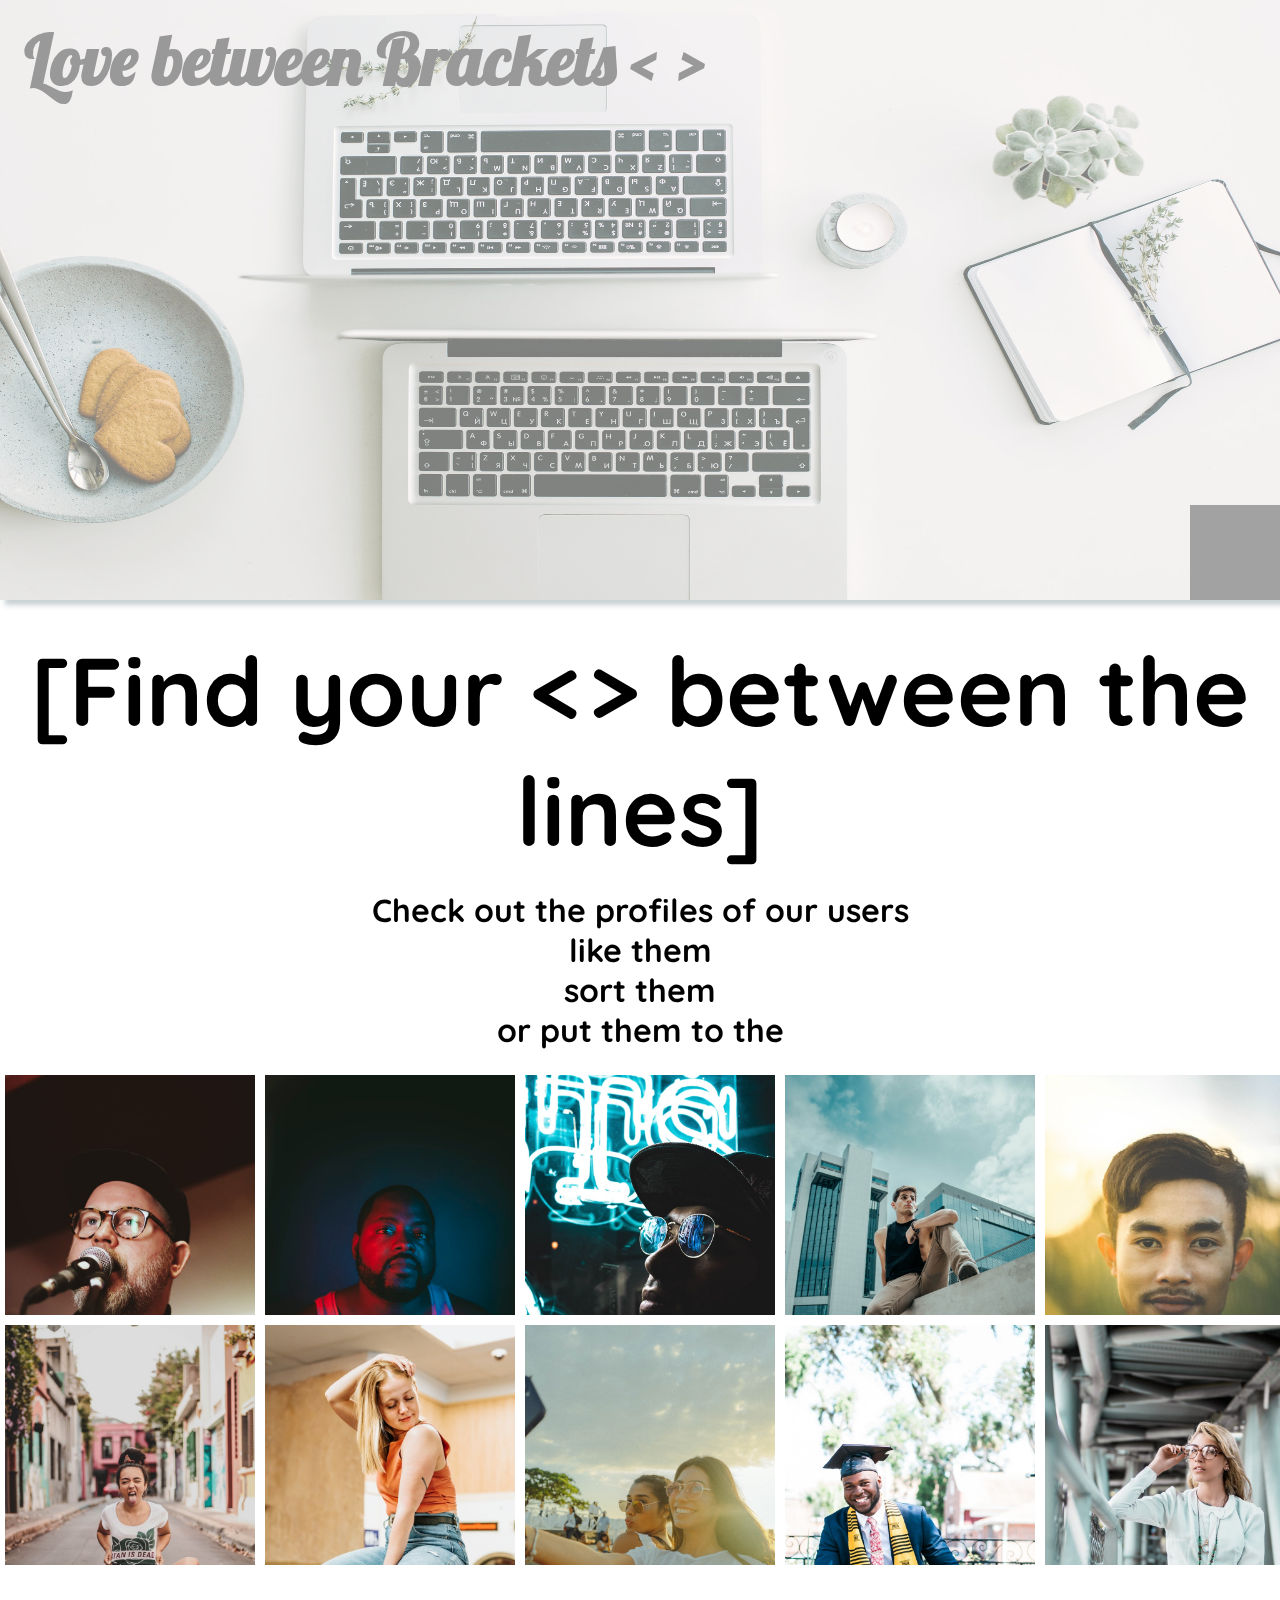
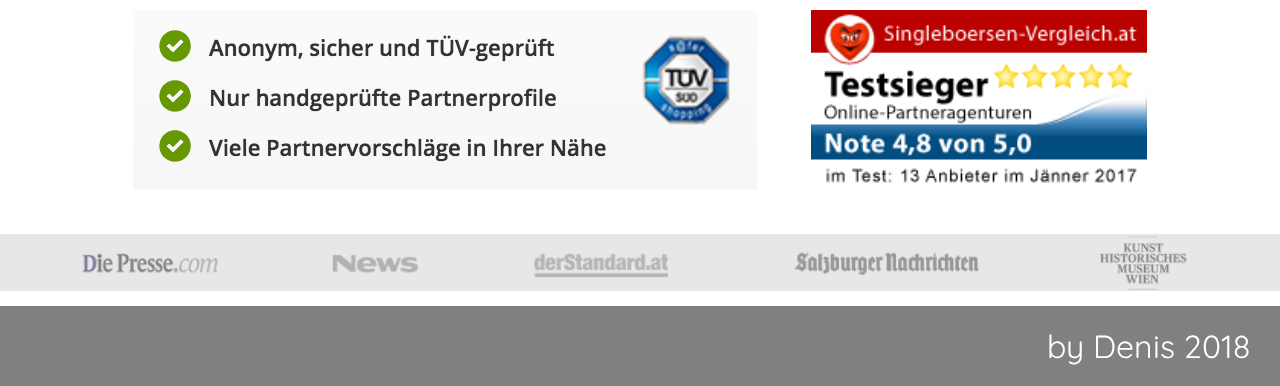
<file: index.html>
<!DOCTYPE html>
<html>

<head>
    <meta charset="utf-8">
    <meta http-equiv="X-UA-Compatible" content="IE=edge">
    <title>Love between Brackets</title>
    <script src="https://code.jquery.com/jquery-3.3.1.min.js" integrity="sha256-FgpCb/KJQlLNfOu91ta32o/NMZxltwRo8QtmkMRdAu8=" crossorigin="anonymous"></script>
    <link rel="stylesheet" href="https://use.fontawesome.com/releases/v5.0.12/css/all.css" integrity="sha384-G0fIWCsCzJIMAVNQPfjH08cyYaUtMwjJwqiRKxxE/rx96Uroj1BtIQ6MLJuheaO9" crossorigin="anonymous">
    <link href="https://fonts.googleapis.com/css?family=Quicksand" rel="stylesheet">
    <link href="https://fonts.googleapis.com/css?family=Lobster" rel="stylesheet">
    <link rel="stylesheet" href="css/style.css">
</head>

<body>
<!--     <div id="wrapper"> -->
<div id="header">
    <div id="headerBackground"></div>
    <div id="headerHeadline">Love between Brackets
        < <i id="headerHeart" class='far fa-heart'></i>></div>
    <div id="navBarLogo"><i class="fas fa-bars"></i></div>
    <ul id="navbar">
        <li><a href="index.html" title="home">Home</a></li>
        <li><a href="profile.html" title="profile">Profiles</a></li>
    </ul>
</div>
<div id="contentLanding">
    <div id="contentLandingHeader">
        <h1>[Find your <<i id="headerHeart" class='far fa-heart'></i>> between the lines]</h1>
    </div>
    <div id="contentLandingSubtitle">
        <h4>Check out the profiles of our users </h4>
        <h4>like them <i class='fas fa-thumbs-up'></i></h4>
        <h4>sort them <i class="fas fa-search"></i></h4>
        <h4>or put them to the <i class='fas fa-trash'></i></h4>
    </div>
<!--     Slide Show for Index page
 -->    <div class="indexSlide" id="contentIndexSlide">
        <section class="slide card">
            <div class="card--content" style='background-image: url(img/image0.jpeg)'></div>
            <div class="card--content" style='background-image: url(img/image1.jpeg)'></div>
            <div class="card--content" style='background-image: url(img/image2.jpeg)'></div>
            <div class="card--content" style='background-image: url(img/image3.jpeg)'></div>
            <div class="card--content" style='background-image: url(img/image4.jpeg)'></div>
            <div class="card--content" style='background-image: url(img/image5.jpeg)'></div>
            <div class="card--content" style='background-image: url(img/image6.jpeg)'></div>
            <div class="card--content" style='background-image: url(img/image7.jpeg)'></div>
            <div class="card--content" style='background-image: url(img/image8.jpeg)'></div>
            <div class="card--content" style='background-image: url(img/image9.jpeg)'></div>
        </section>
    </div>
    <div class="indexSlide" id="contentIndexSlide2">
        <section class="slide card">
            <div class="card--content" style='background-image: url(img/image10.jpeg)'></div>
            <div class="card--content" style='background-image: url(img/image11.jpeg)'></div>
            <div class="card--content" style='background-image: url(img/image12.jpeg)'></div>
            <div class="card--content" style='background-image: url(img/image13.jpeg)'></div>
            <div class="card--content" style='background-image: url(img/image6.jpeg)'></div>
            <div class="card--content" style='background-image: url(img/image0.jpeg)'></div>
            <div class="card--content" style='background-image: url(img/image1.jpeg)'></div>
            <div class="card--content" style='background-image: url(img/image2.jpeg)'></div>
            <div class="card--content" style='background-image: url(img/image3.jpeg)'></div>
            <div class="card--content" style='background-image: url(img/image4.jpeg)'></div>
        </section>
    </div>
    <div id="LandingPageImage">
        <div id="test">
            <img src="img/test1.png" class="testImgs" id="testImg1" alt="Testresult">
            <img src="img/test.png" class="testImgs" id="testImg2" alt="Testresult">
        </div>
        <img id="adlong" src="img/ad.png" alt="Advertisement">
    </div>
</div>
<button onclick="topFunction()" id="upLink" title="Go to top">up</button>
<footer>
    <ul>
        <li><a href="https://www.facebook.com/" title=""><i class="fab fa-facebook"></i></a></li>
        <li><a href="https://twitter.com/?lang=de" title=""><i class="fab fa-twitter-square"></i></a></li>
        <li><a href="https://www.instagram.com/?hl=de" title=""><i class="fab fa-instagram"></i></a></li>
    </ul>
    <p><i class="far fa-copyright"></i> by Denis 2018</p>
</footer>
<!--     </div> -->
<script src="js/data.js"></script>
<script src="js/index.js"></script></body>

</html>
</file>
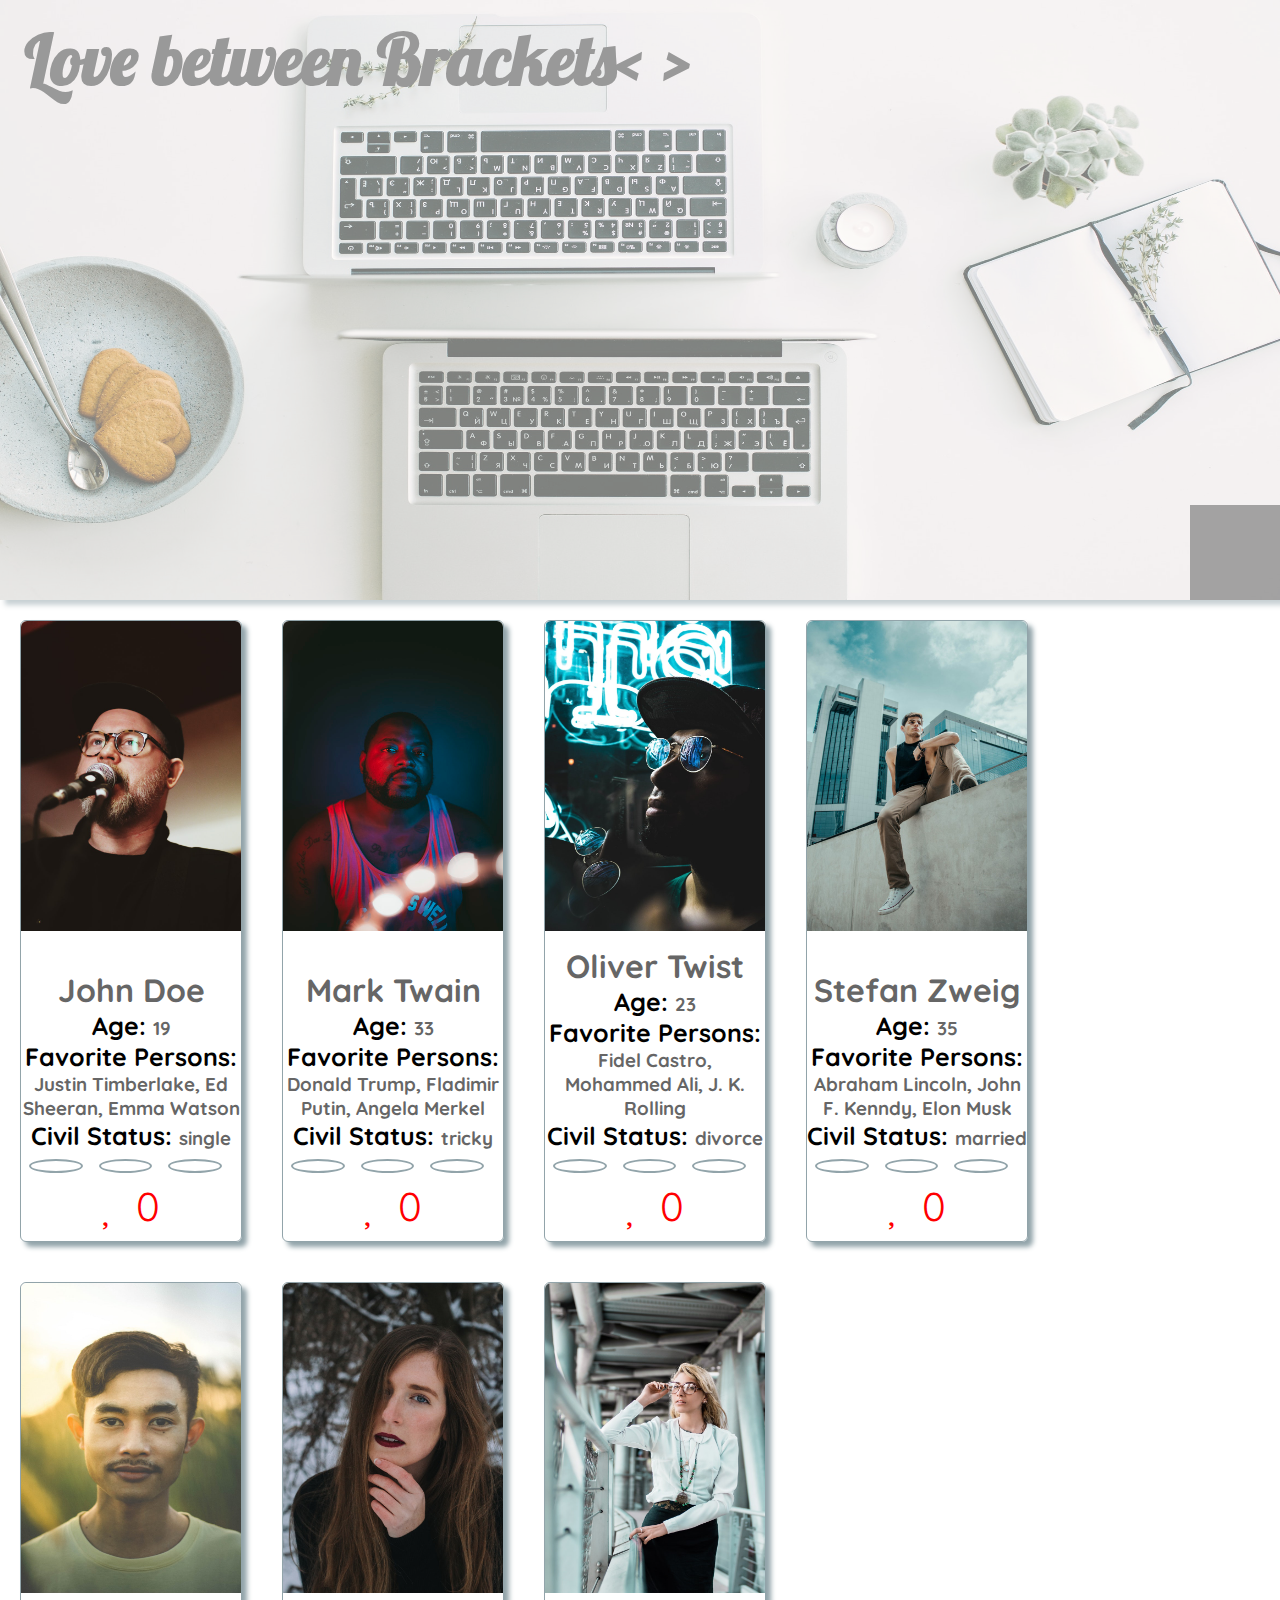
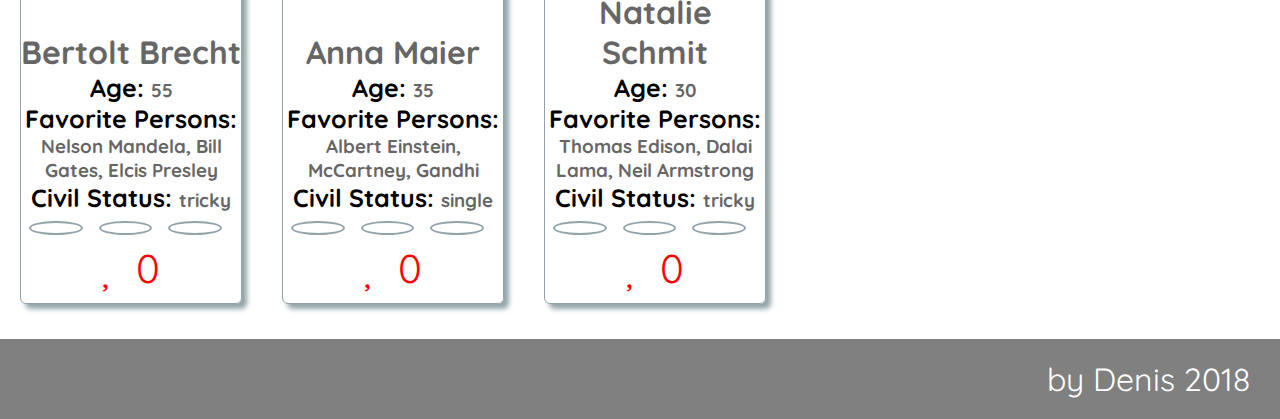
<file: profile.html>
<!DOCTYPE html>
<html>

<head>
    <meta charset="utf-8">
    <meta http-equiv="X-UA-Compatible" content="IE=edge">
    <title>Love between Brackets</title>
    <script src="https://code.jquery.com/jquery-3.3.1.min.js" integrity="sha256-FgpCb/KJQlLNfOu91ta32o/NMZxltwRo8QtmkMRdAu8=" crossorigin="anonymous"></script>
    <link rel="stylesheet" href="https://use.fontawesome.com/releases/v5.0.12/css/all.css" integrity="sha384-G0fIWCsCzJIMAVNQPfjH08cyYaUtMwjJwqiRKxxE/rx96Uroj1BtIQ6MLJuheaO9" crossorigin="anonymous">
    <link href="https://fonts.googleapis.com/css?family=Quicksand" rel="stylesheet">
    <link href="https://fonts.googleapis.com/css?family=Lobster" rel="stylesheet">
    <link rel="stylesheet" href="css/style.css">
</head>

<body>
    <div id="wrapper">
        <div id="header">
            <div id="headerBackground"></div>
            <div id="headerHeadline">Love between Brackets< <i id="headerHeart" class='far fa-heart'></i>></div>
            <div id="navBarLogo"><i class="fas fa-bars"></i></div>
            <ul id="navbar">
                <li><a href="index.html" title="home">Home</a></li>
                <li><a href="profile.html" title="profile">Profiles</a></li>
                <li id="sortBtn">
                    <p>Sort</p>
                </li>
            </ul>
        </div>
        <div id="content">
        </div>
        <div id="chatBox" >
            <div id="chatBoxContent"></div>
            <div id="formBox">
                <form>
                    <a href="mailto:brackets@love.at" title="">Contact me per E-Mail</a>
                    <br>
                    <p class="label">Enter your Name: </p>
                    <input type="text" name="" value="">
                    <p class="label">Tip your Message: </p>
                    <textarea name="" rows="3" cols="34"></textarea>
                </form>
            </div>
            <div id="btnChatBox">
                <button id="chatExitBtn" class="btn"><i class='fas fa-times'></i> Cancel</button>
                <button id="chatSubBtn" class="btn"><i class="far fa-check-circle"></i> Submit</button>
            </div>
        </div>
        <button onclick="topFunction()" id="upLink" title="Go to top">up</button>        
        <footer>
            <ul>
                <li><a href="https://www.facebook.com/" title=""><i class="fab fa-facebook"></i></a></li>
                <li><a href="https://twitter.com/?lang=de" title=""><i class="fab fa-twitter-square"></i></a></li>
                <li><a href="https://www.instagram.com/?hl=de" title=""><i class="fab fa-instagram"></i></a></li>
            </ul>
            <p><i class="far fa-copyright"></i> by Denis 2018</p>
        </footer>
        <script src="js/data.js"></script>
        <script src="js/main.js"></script>
        <script src="js/index.js"></script>
</body>

</html>
</file>
<file: css/style.css>
@charset "UTF-8";
@media screen and (max-width: 1025px) {
  #headerBackground {
    height: 300px !important; }

  #navBarLogo {
    top: 205px !important; }

  #headerHeadline {
    font-size: 50px !important; }

  #contentLandingHeader {
    font-size: 30px !important; }

  #contentLandingSubtitle {
    font-size: 20px !important; }

  #test {
    text-align: center !important; }

  #chatBox {
    top: 375px !important; }

  .element {
    margin: 0 auto !important;
    margin-top: 10px !important; }

  #chatSubBtn {
    left: 10% !important; } }
@media screen and (max-width: 770px) {
  #navbar a, #navbar p {
    font-size: 25px !important; }

  #testImg1 {
    width: 400px !important; }

  .testImgs {
    width: 300px !important; }

  #chatBox {
    width: 380px !important; }

  .btn {
    padding: 15px 22px !important; } }
@media screen and (max-width: 770px) {
  #navbar {
    height: auto !important; }

  #navbar li {
    float: none !important; }

  #chatBox {
    top: 483px !important; } }
@media screen and (max-width: 625px) {
  #chatBox {
    left: 12% !important; }

  #headerHeadline {
    font-size: 40px !important; } }
@media screen and (max-width: 500px) {
  #chatBox {
    left: 4% !important;
    width: 320px !important; }

  .btn {
    margin: 20px 10px !important; }

  footer {
    height: 35px !important;
    font-size: 1.4em !important;
    padding-top: 10px;
    margin-top: 10px; } }
.shadow, body #header #headerBackground, body #header #navbar, .element, #chatBox, footer {
  box-shadow: 5px 5px 5px #92A4AA; }

.tshadow {
  text-shadow: 2px 2px 4px #000000; }

.tshadowGrey {
  text-shadow: 2px 2px 4px #666; }

.icons, body #header a[title^='home']::before, body #header a[title^='pro']::before, body #header a[title^='sort']::before, body #header #navbar p::before, .likesDisplay::before {
  font-family: "Font Awesome 5 Free";
  padding-right: 20px; }

.bradius, .element, #chatBox {
  border-radius: 6px; }

* {
  padding: 0;
  margin: 0; }

body {
  font-family: "Quicksand", sans-serif; }
  body #header #navBarLogo {
    width: 90px;
    height: 95px;
    background-color: grey;
    opacity: 0.7;
    font-size: 80px;
    position: absolute;
    right: 0px;
    top: 505px;
    text-align: center; }
  body #header #headerBackground {
    background-image: url("../img/header.jpeg");
    background-repeat: no-repeat;
    background-size: 100% 100%;
    height: 600px;
    opacity: 0.5; }
  body #header #headerHeadline {
    position: absolute;
    top: 15px;
    left: 25px;
    font-size: 70px;
    color: #999;
    font-weight: bold;
    font-family: "Lobster", cursive; }
    body #header #headerHeadline #headerHeart {
      color: red;
      font-weight: bold; }
  body #header #navbar {
    height: 75px;
    background-color: grey;
    width: 100%;
    margin-bottom: 30px; }
  body #header #navbar li {
    list-style: none;
    float: left;
    margin-left: 50px;
    padding: 15px; }
  body #header #navbar a, body #header #navbar p {
    display: block;
    text-decoration: none;
    font-size: 35px;
    font-weight: bold;
    color: white; }
  body #header a[title^='home']::before {
    content: ""; }
  body #header a[title^='pro']::before {
    content: ""; }
  body #header a[title^='sort']::before, body #header #navbar p::before {
    content: ""; }
  body #header #navbar a:hover {
    color: #ff3232; }
  body #header #navbar p:hover {
    color: #ff3232; }

#contentLanding #contentLandingHeader, #contentLanding #contentLandingSubtitle {
  margin-top: 30px;
  text-align: center;
  font-weight: bold; }
  #contentLanding #contentLandingHeader #headerHeart, #contentLanding #contentLandingSubtitle #headerHeart {
    color: red;
    font-weight: bold; }
#contentLanding #contentLandingHeader {
  font-size: 3em; }
#contentLanding #contentLandingSubtitle {
  font-size: 2em;
  margin: 20px; }
  #contentLanding #contentLandingSubtitle #contentLandingSubtitle h4 {
    padding: 15px; }
#contentLanding .indexSlide .card {
  background-color: white;
  min-width: 100%;
  min-height: 250px;
  display: flex;
  overflow-x: auto; }
#contentLanding .indexSlide .card::-webkit-scrollbar {
  display: none; }
#contentLanding .indexSlide .card--content {
  background-color: lightgrey;
  background-repeat: no-repeat;
  background-size: 100%;
  min-width: 250px;
  width: 100%;
  margin: 5px; }
#contentLanding #LandingPageImage {
  display: flex;
  justify-content: space-around;
  flex-direction: column; }
  #contentLanding #LandingPageImage #test {
    margin: 0 auto; }
    #contentLanding #LandingPageImage #test .testImgs {
      margin: 40px 25px; }
    #contentLanding #LandingPageImage #test #testImg2 {
      height: 180px; }
  #contentLanding #LandingPageImage #adlong {
    width: 100%;
    position: relative;
    bottom: 0px; }

#sortedOutput {
  background-color: grey; }

#content {
  display: flex;
  flex-direction: row;
  flex-wrap: wrap; }

.element {
  float: left;
  border: 1px solid #92A4AA;
  width: 220px;
  height: 620px;
  margin: 20px;
  box-size: box-border;
  display: flex;
  justify-content: space-between;
  flex-direction: column;
  text-align: center; }

.images {
  padding-top: -10px;
  width: 100%;
  height: 60%; }
  .images img {
    height: 310px;
    width: 100%;
    margin: 0 auto;
    border-radius: 6px 6px 0 0; }
  .images .profileMenu {
    position: relative;
    top: -130px;
    background-color: black;
    opacity: 0.5;
    font-size: 50px;
    color: white;
    z-index: 5; }

.descriptionContainer {
  color: #666;
  margin-top: -120px;
  position: relative;
  top: 0px; }

.descriptionTitle {
  color: black;
  font-weight: 1000;
  display: inline;
  font-size: 25px; }

.btnLike, .btnMessage, .btnTrash {
  border-radius: 50%;
  width: 18%;
  border: 2px solid #92A4AA;
  padding: 5px;
  margin: 8px;
  font-size: 2em;
  color: black;
  float: left; }

.likesDisplay {
  margin: 0 auto;
  width: 40%;
  color: red;
  font-size: 40px;
  padding: 10px; }

.likesDisplay::before {
  content: ""; }

.fa-heart {
  padding-right: 8px; }

#chatBox {
  top: 675px;
  margin: 0 auto;
  width: 500px;
  background-color: #CBCFCE;
  position: absolute;
  z-index: 2;
  left: 28%;
  font-size: 30px;
  padding: 30px; }
  #chatBox #btnChatBox {
    display: inline; }
  #chatBox .btn {
    boder: 2px solid #92A4AA;
    background-color: white;
    font-size: 20px;
    margin: 20px 40px;
    padding: 15px 30px; }
  #chatBox #chatSubBtn {
    margin: 0 auto; }
  #chatBox #formBox form {
    margin: 0 auto; }
    #chatBox #formBox form .label {
      margin-top: 15px;
      font-size: 1.5em;
      font-weight: bold; }
  #chatBox #formBox a {
    color: black;
    text-decoration: none;
    clear: right; }
  #chatBox #formBox input {
    width: 100%;
    padding: 12px 20px;
    border: 1px solid #ccc;
    border-radius: 2px;
    box-sizing: border-box;
    font-size: 1em; }
  #chatBox #formBox textarea {
    font-size: 1em;
    -webkit-box-sizing: border-box;
    -moz-box-sizing: border-box;
    box-sizing: border-box;
    width: 100%; }

#upLink {
  display: none;
  position: fixed;
  text-decoration: none;
  bottom: 80px;
  right: 30px;
  z-index: 99;
  font-size: 18px;
  border: none;
  outline: none;
  background-color: red;
  color: white;
  cursor: pointer;
  padding: 15px;
  border-radius: 4px;
  opacity: 0.7; }

footer {
  height: 60px;
  background-color: grey;
  width: 100%;
  padding-top: 20px;
  margin-top: 15px;
  text-align: center;
  clear: both;
  font-size: 2em;
  color: white; }
  footer ul {
    float: left; }
  footer li {
    display: inline;
    margin: 0 10px; }
  footer a {
    color: white; }
  footer p {
    float: right;
    margin-right: 30px; }

/*# sourceMappingURL=style.css.map */
</file>
